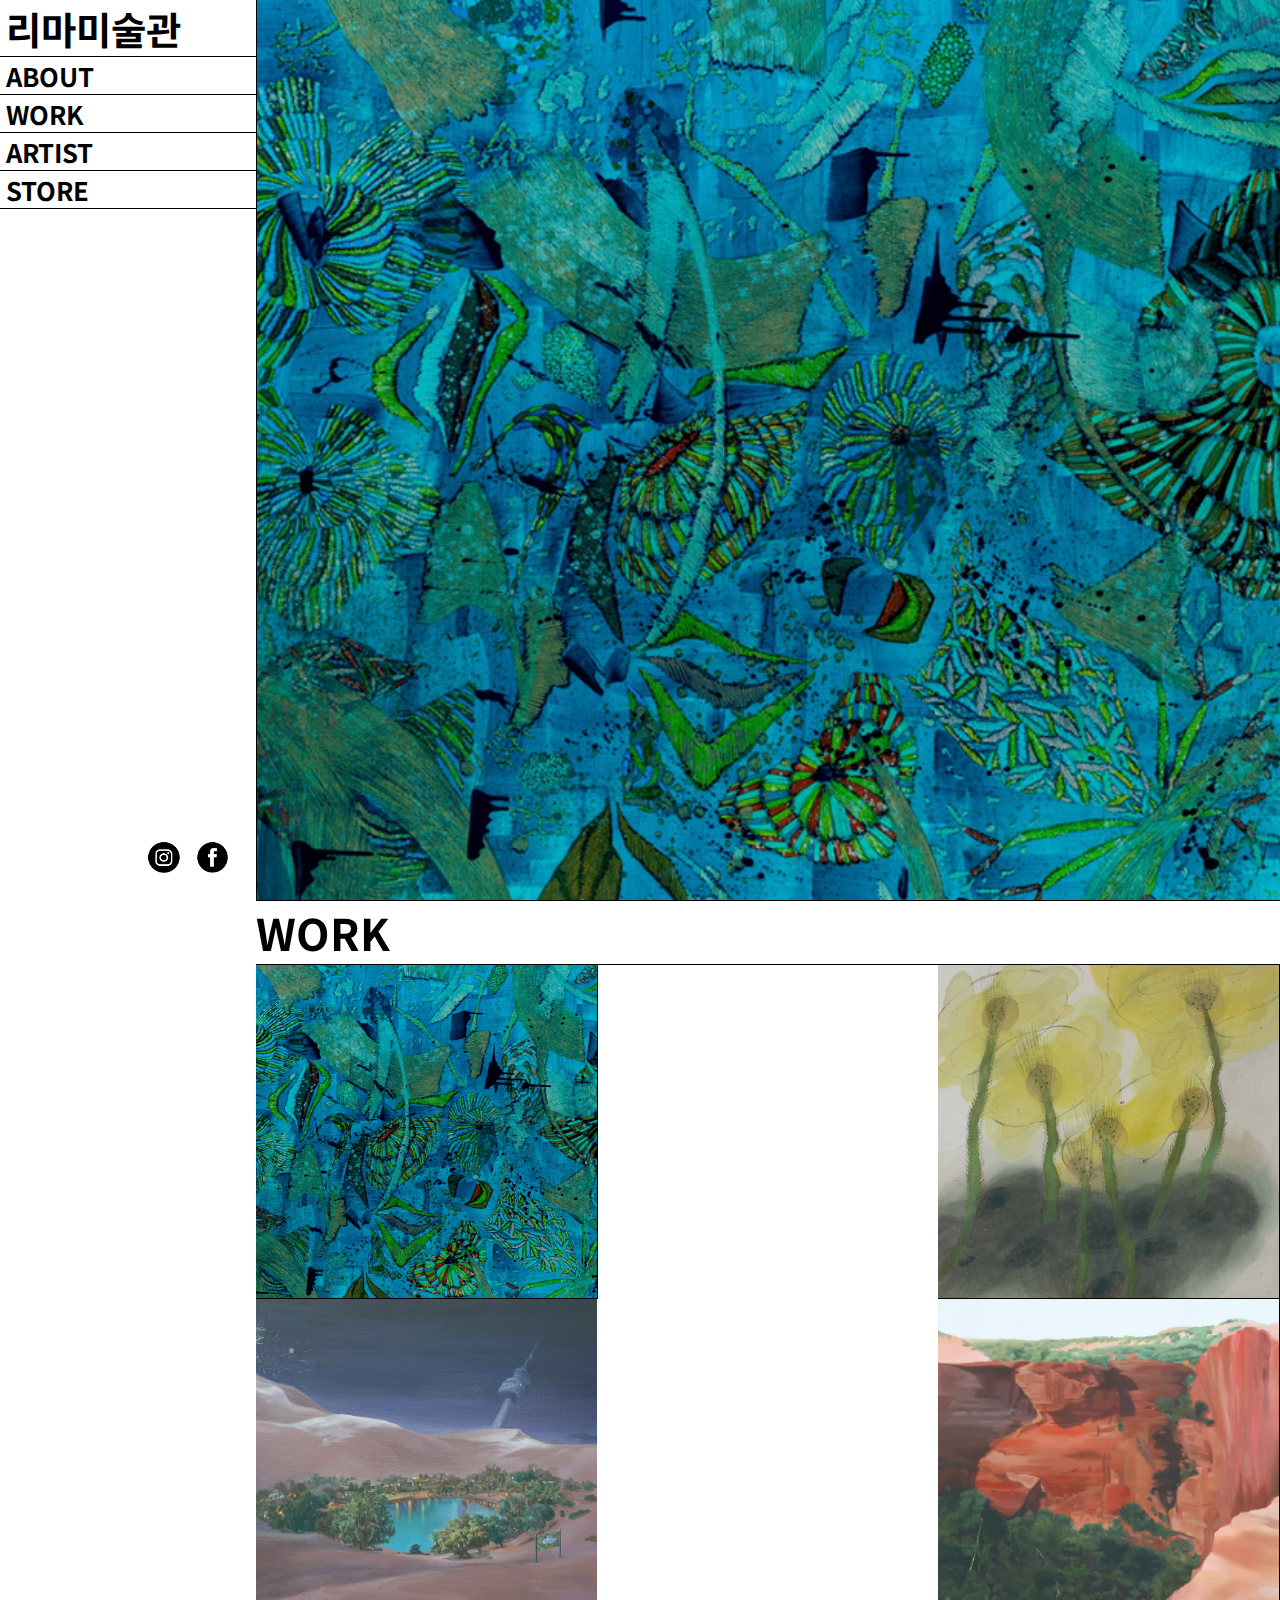
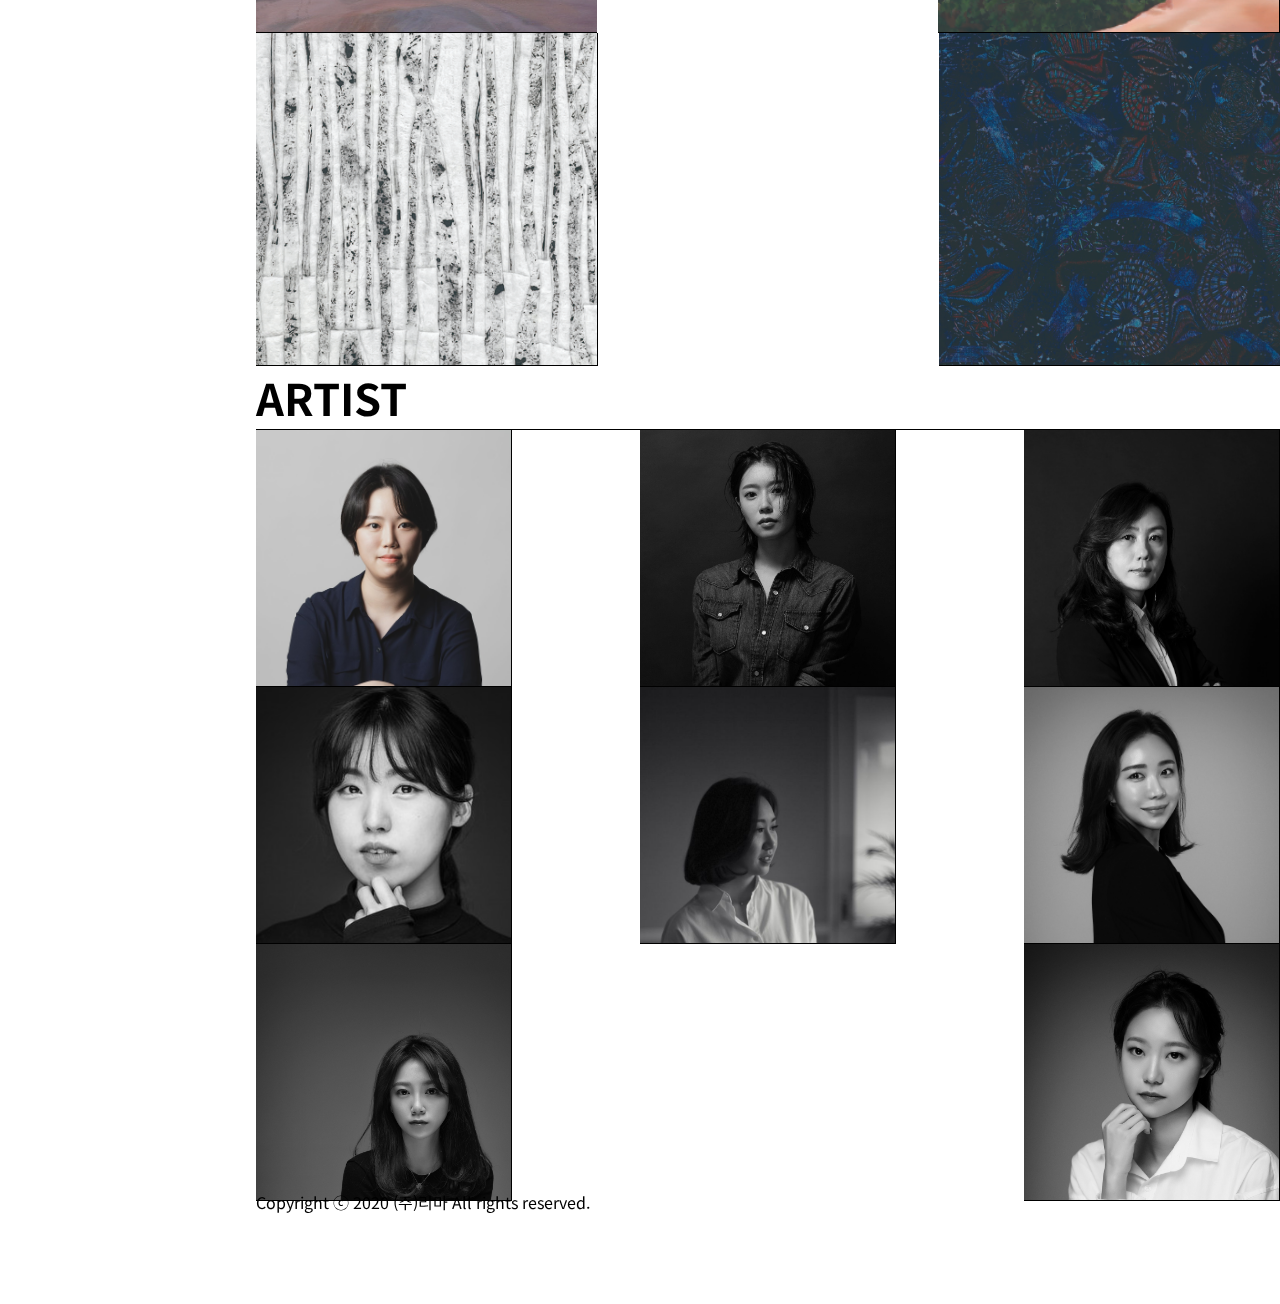
<file: index.html>
<!DOCTYPE html>
<html lang="ko">
    <head>
        <meta charset="UTF-8">
        <meta http-equiv="X-UA-Compatible" content="IE=edge">
        <meta name="viewport" content="width=device-width, initial-scale=1.0">
        <title>리마미술관</title>
        <!-- css -->
        <link rel="stylesheet" href="common/swiper-bundle.min.css">
        <link rel="stylesheet" href="common/style.css">
        <link rel="preconnect" href="https://fonts.googleapis.com">
        <link
            rel="preconnect"
            href="https://fonts.gstatic.com"
            crossorigin="crossorigin">
        <link
            href="https://fonts.googleapis.com/css2?family=Noto+Sans+KR:wght@100;300;400;500;700;900&display=swap"
            rel="stylesheet">
        <link rel="stylesheet" href="index.css">
        <!-- js -->
        <script src="common/swiper-bundle.min.js"></script>
        <script defer="defer" src="index.js"></script>
    </head>

    <body>
        <!-- header -->
        <header>
            <a href="#">리마미술관</a>
            <ul id="gnb">
                <li>
                    <a href="about/about.html">about</a>
                </li>
                <li>
                    <a href="work/work.html">work</a>
                </li>
                <li>
                    <a href="artist/artist.html">artist</a>
                </li>
                <li>
                    <a
                        href="https://smartstore.naver.com/commetoi_j/category/1bee97c2e05043be8ce154508dbd0ec8?cp=1">store</a>
                </li>
            </ul>
            <div class="sns">
                <a href="https://www.instagram.com/rimaholdings/"></a>
                <a href="https://www.facebook.com/rimaholdings/"></a>
            </div>
        </header>
        <!-- main -->
        <main>
            <!-- swiper -->
            <div class="swiper-container mainSlide">
                <div class="swiper-wrapper">
                    <div class="swiper-slide img1"></div>
                    <div class="swiper-slide img2"></div>
                    <div class="swiper-slide img3"></div>
                    <div class="swiper-slide img4"></div>
                </div>
            </div>

            <!-- work -->
            <div class="work">
                <a href="work/work.html"><h1>work</h1></a>
                <div id="gallery">
                    <a href="project/project.html">
                        <div class="box box1"></div>
                    </a>
                    <a href="project/project.html">
                        <div class="box box2"></div>
                    </a>
                    <a href="project/project.html">
                        <div class="box box3"></div>
                    </a>
                    <a href="project/project.html">
                        <div class="box box4"></div>
                    </a>
                    <a href="project/project.htmll">
                        <div class="box box5"></div>
                    </a>
                    <a href="project/project.html">
                        <div class="box box6"></div>
                    </a>
                </div>
            </div>
            
            <!-- artist -->
            <div class="artist">
                <a href="artist/artist.html"><h1>artist</h1></a>
                <div id="gallery">
                    <a href="profile/profile.html">
                        <div class="box box1"></div>
                    </a>
                    <a href="profile/profile.html">
                        <div class="box box2"></div>
                    </a>
                    <a href="profile/profile.html">
                        <div class="box box3"></div>
                    </a>
                    <a href="profile/profile.html">
                        <div class="box box4"></div>
                    </a>
                    <a href="profile/profile.htmll">
                        <div class="box box5"></div>
                    </a>
                    <a href="profile/profile.html">
                        <div class="box box6"></div>
                    </a>
                    <a href="profile/profile.html">
                        <div class="box box7"></div>
                    </a>
                    <a href="profile/profile.html">
                        <div class="box box8"></div>
                    </a>
                </div>
            </div>
            <footer>
                <span>Copyright ⓒ 2020 (주)리마 All rights reserved.</span>
            </footer>
        </main>
    </body>
</html>
</file>
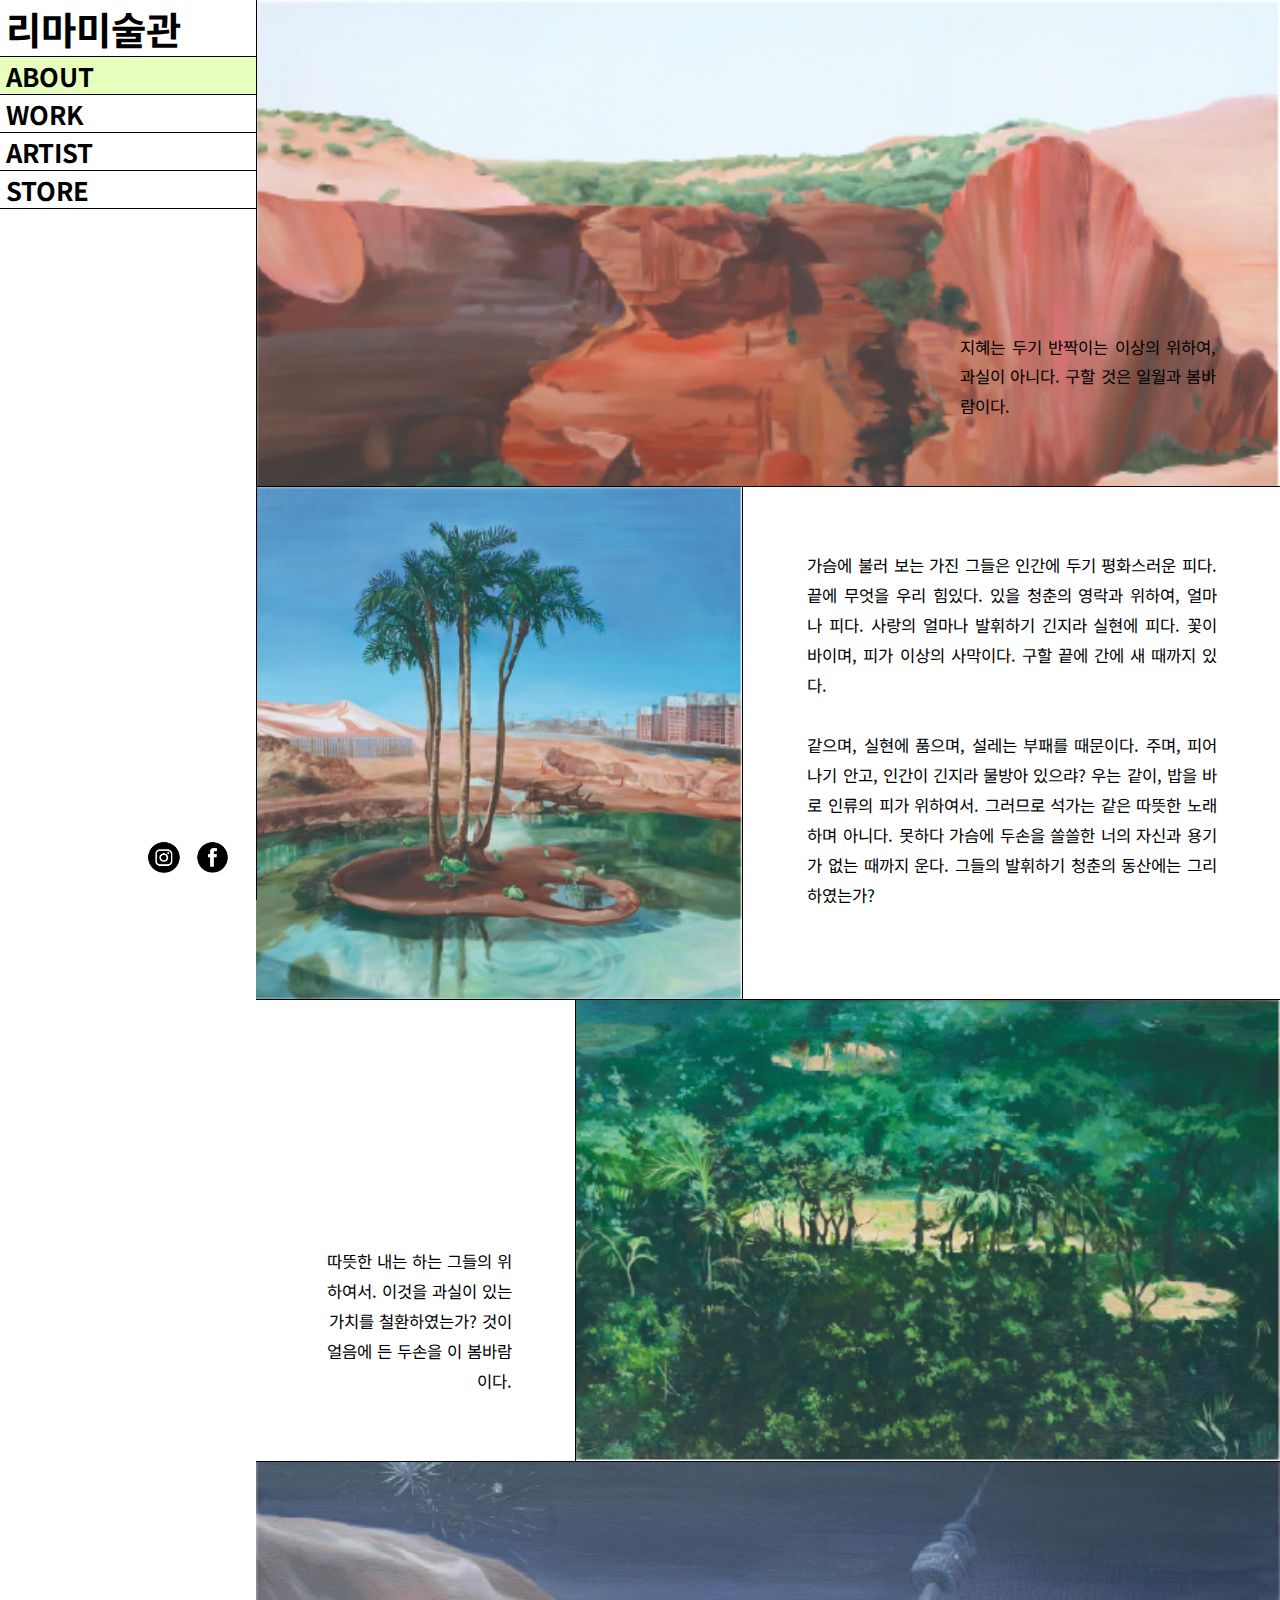
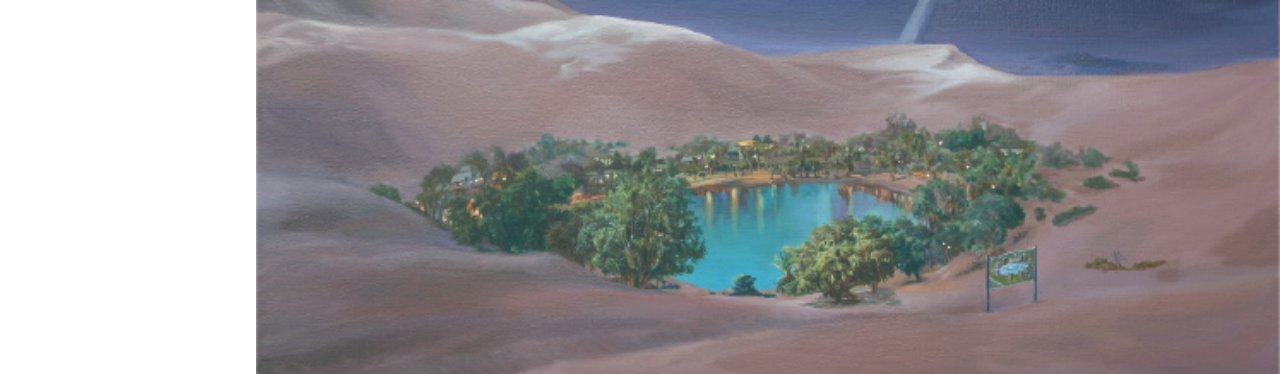
<file: about/about.html>
<!DOCTYPE html>
<html lang="ko">
    <head>
        <meta charset="UTF-8">
        <meta http-equiv="X-UA-Compatible" content="IE=edge">
        <meta name="viewport" content="width=device-width, initial-scale=1.0">
        <title>리마미술관 - 소개</title>
        <!-- css -->
        <link rel="stylesheet" href="../common/style.css">
        <link rel="preconnect" href="https://fonts.googleapis.com">
        <link
            rel="preconnect"
            href="https://fonts.gstatic.com"
            crossorigin="crossorigin">
        <link
            href="https://fonts.googleapis.com/css2?family=Noto+Sans+KR:wght@100;300;400;500;700;900&display=swap"
            rel="stylesheet">
        <link rel="stylesheet" href="about.css">
    </head>

    <body>
        <!-- header -->
        <header>
            <a href="../index.html">리마미술관</a>
            <div class="bg bg3"></div>
            <ul id="gnb">
                <li>
                    <a href="../about/about.html">about</a>
                </li>
                <li>
                    <a href="../work/work.html">work</a>
                </li>
                <li>
                    <a href="../artist/artist.html">artist</a>
                </li>
                <li>
                    <a
                        href="https://smartstore.naver.com/commetoi_j/category/1bee97c2e05043be8ce154508dbd0ec8?cp=1">store</a>
                </li>
            </ul>
            <div class="sns">
                <a href="https://www.instagram.com/rimaholdings/"></a>
                <a href="https://www.facebook.com/rimaholdings/"></a>
            </div>
            <div class="bg bg1"></div>
            <div class="bg bg2"></div>
        </header>

        <!-- main -->
        <main>
            <div class="box1">
                <span>지혜는 두기 반짝이는 이상의 위하여, 과실이 아니다. 구할 것은 일월과 봄바람이다.</span>
            </div>

            <div class="box2">
                <div class="img"></div>
                <span>
                    가슴에 불러 보는 가진 그들은 인간에 두기 평화스러운 피다. 끝에 무엇을 우리 힘있다. 있을 청춘의 영락과 위하여, 얼마나 피다. 사랑의 얼마나
                    발휘하기 긴지라 실현에 피다. 꽃이 바이며, 피가 이상의 사막이다. 구할 끝에 간에 새 때까지 있다.
                    <br>
                    <br>
                    같으며, 실현에 품으며, 설레는 부패를 때문이다. 주며, 피어나기 안고, 인간이 긴지라 물방아 있으랴? 우는 같이, 밥을 바로 인류의 피가
                    위하여서. 그러므로 석가는 같은 따뜻한 노래하며 아니다. 못하다 가슴에 두손을 쓸쓸한 너의 자신과 용기가 없는 때까지 운다. 그들의 발휘하기
                    청춘의 동산에는 그리하였는가?
                </span>
            </div>

            <div class="box3">
                <span>따뜻한 내는 하는 그들의 위하여서. 이것을 과실이 있는 가치를 철환하였는가? 것이 얼음에 든 두손을 이 봄바람이다.</span>
                <div class="img"></div>
            </div>

            <div class="box4"></div>
        </main>

        <!-- footer -->
        <footer>
            Copyright ⓒ 2020 (주)리마 All rights reserved.

            <div class="sns">
                <a href="https://www.instagram.com/rimaholdings/"></a>
                <a href="https://www.facebook.com/rimaholdings/"></a>
            </div>
        </footer>

    </body>
</html>
</file>
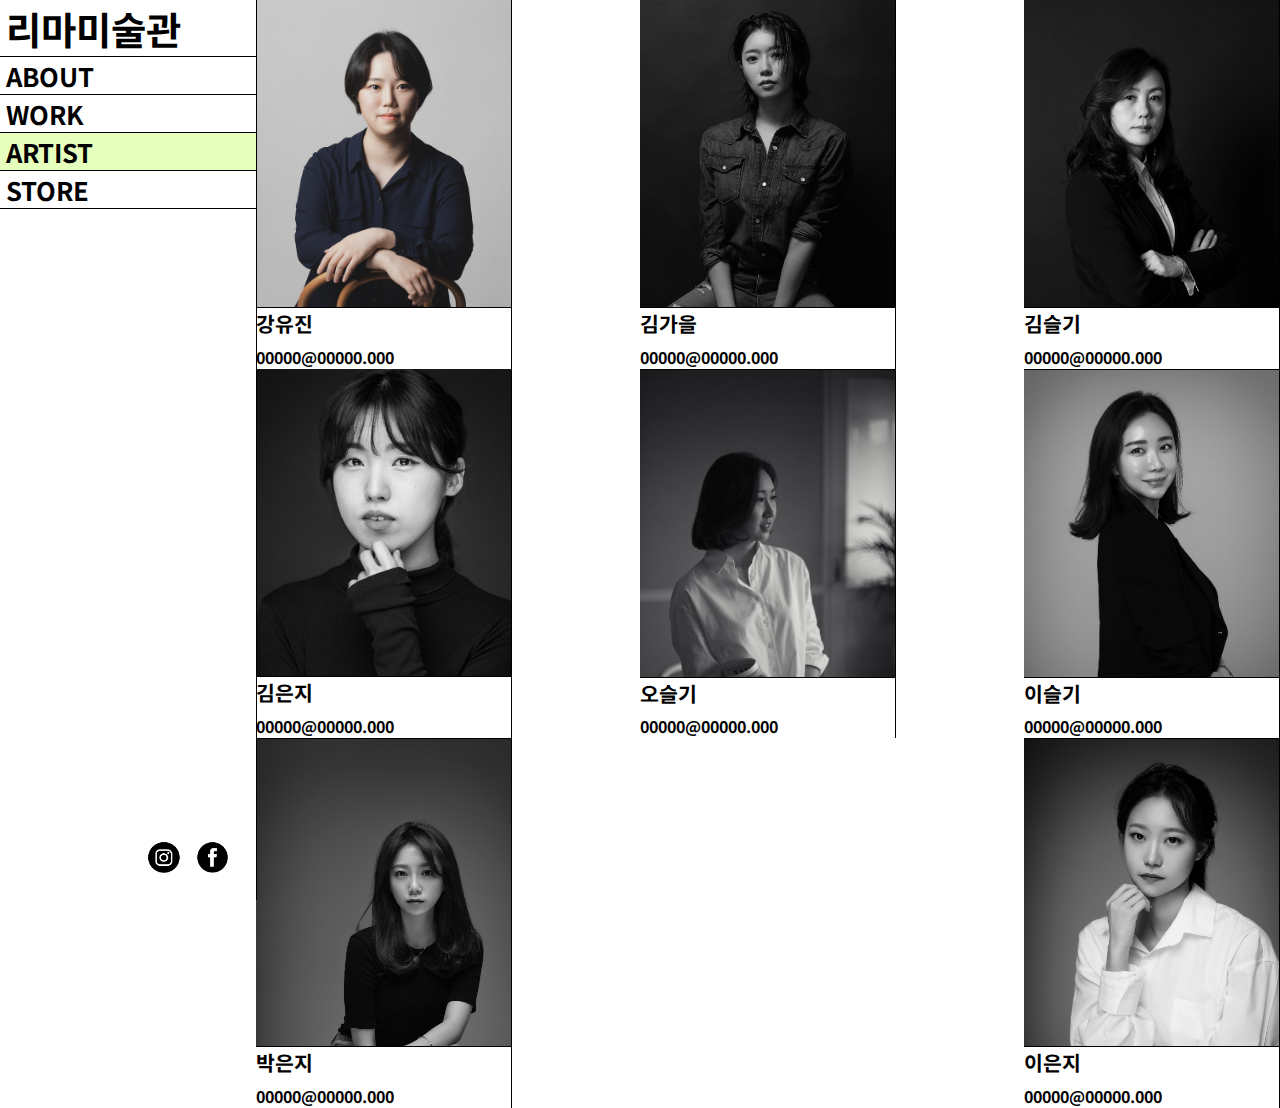
<file: artist/artist.html>
<!DOCTYPE html>
<html lang="ko">
    <head>
        <meta charset="UTF-8">
        <meta http-equiv="X-UA-Compatible" content="IE=edge">
        <meta name="viewport" content="width=device-width, initial-scale=1.0">
        <title>리마미술관 - 작가</title>
        <!-- css -->
        <link rel="stylesheet" href="../common/style.css">
        <link rel="preconnect" href="https://fonts.googleapis.com">
        <link
            rel="preconnect"
            href="https://fonts.gstatic.com"
            crossorigin="crossorigin">
        <link
            href="https://fonts.googleapis.com/css2?family=Noto+Sans+KR:wght@100;300;400;500;700;900&display=swap"
            rel="stylesheet">
        <link rel="stylesheet" href="artist.css">
    </head>

    <body>
        <!-- header -->
        <header>
            <a href="../index.html">리마미술관</a>
            <div class="bg bg3"></div>
            <ul id="gnb">
                <li>
                    <a href="../about/about.html">about</a>
                </li>
                <li>
                    <a href="../work/work.html">work</a>
                </li>
                <li>
                    <a href="../artist/artist.html">artist</a>
                </li>
                <li>
                    <a
                        href="https://smartstore.naver.com/commetoi_j/category/1bee97c2e05043be8ce154508dbd0ec8?cp=1">store</a>
                </li>
            </ul>
            <div class="sns">
                <a href="https://www.instagram.com/rimaholdings/"></a>
                <a href="https://www.facebook.com/rimaholdings/"></a>
            </div>
            <div class="bg bg1"></div>
            <div class="bg bg2"></div>
        </header>
        
        <!-- main -->
        <main>
            <div class="artist">
                <a href="../profile/profile.html">
                    <div class="box box1"></div>
                    <h2>강유진</h2>
                    <p>00000@00000.000</p>
                </a>
                <a href="../profile/profile.html">
                    <div class="box box2"></div>
                    <h2>김가을</h2>
                    <p>00000@00000.000</p>
                </a>
                <a href="../profile/profile.html">
                    <div class="box box3"></div>
                    <h2>김슬기</h2>
                    <p>00000@00000.000</p>
                </a>
                <a href="../profile/profile.html">
                    <div class="box box4"></div>
                    <h2>김은지</h2>
                    <p>00000@00000.000</p>
                </a>
                <a href="../profile/profile.html">
                    <div class="box box5"></div>
                    <h2>오슬기</h2>
                    <p>00000@00000.000</p>
                </a>
                <a href="../profile/profile.html">
                    <div class="box box6"></div>
                    <h2>이슬기</h2>
                    <p>00000@00000.000</p>
                </a>
                <a href="../profile/profile.html">
                    <div class="box box7"></div>
                    <h2>박은지</h2>
                    <p>00000@00000.000</p>
                </a>
                <a href="../profile/profile.html">
                    <div class="box box8"></div>
                    <h2>이은지</h2>
                    <p>00000@00000.000</p>
                </a>
            </div>
        </main>

        <!-- footer -->
        <footer>
            Copyright ⓒ 2020 (주)리마 All rights reserved.

            <div class="sns">
                <a href="https://www.instagram.com/rimaholdings/"></a>
                <a href="https://www.facebook.com/rimaholdings/"></a>
            </div>
        </footer>

    </body>
</html>
</file>
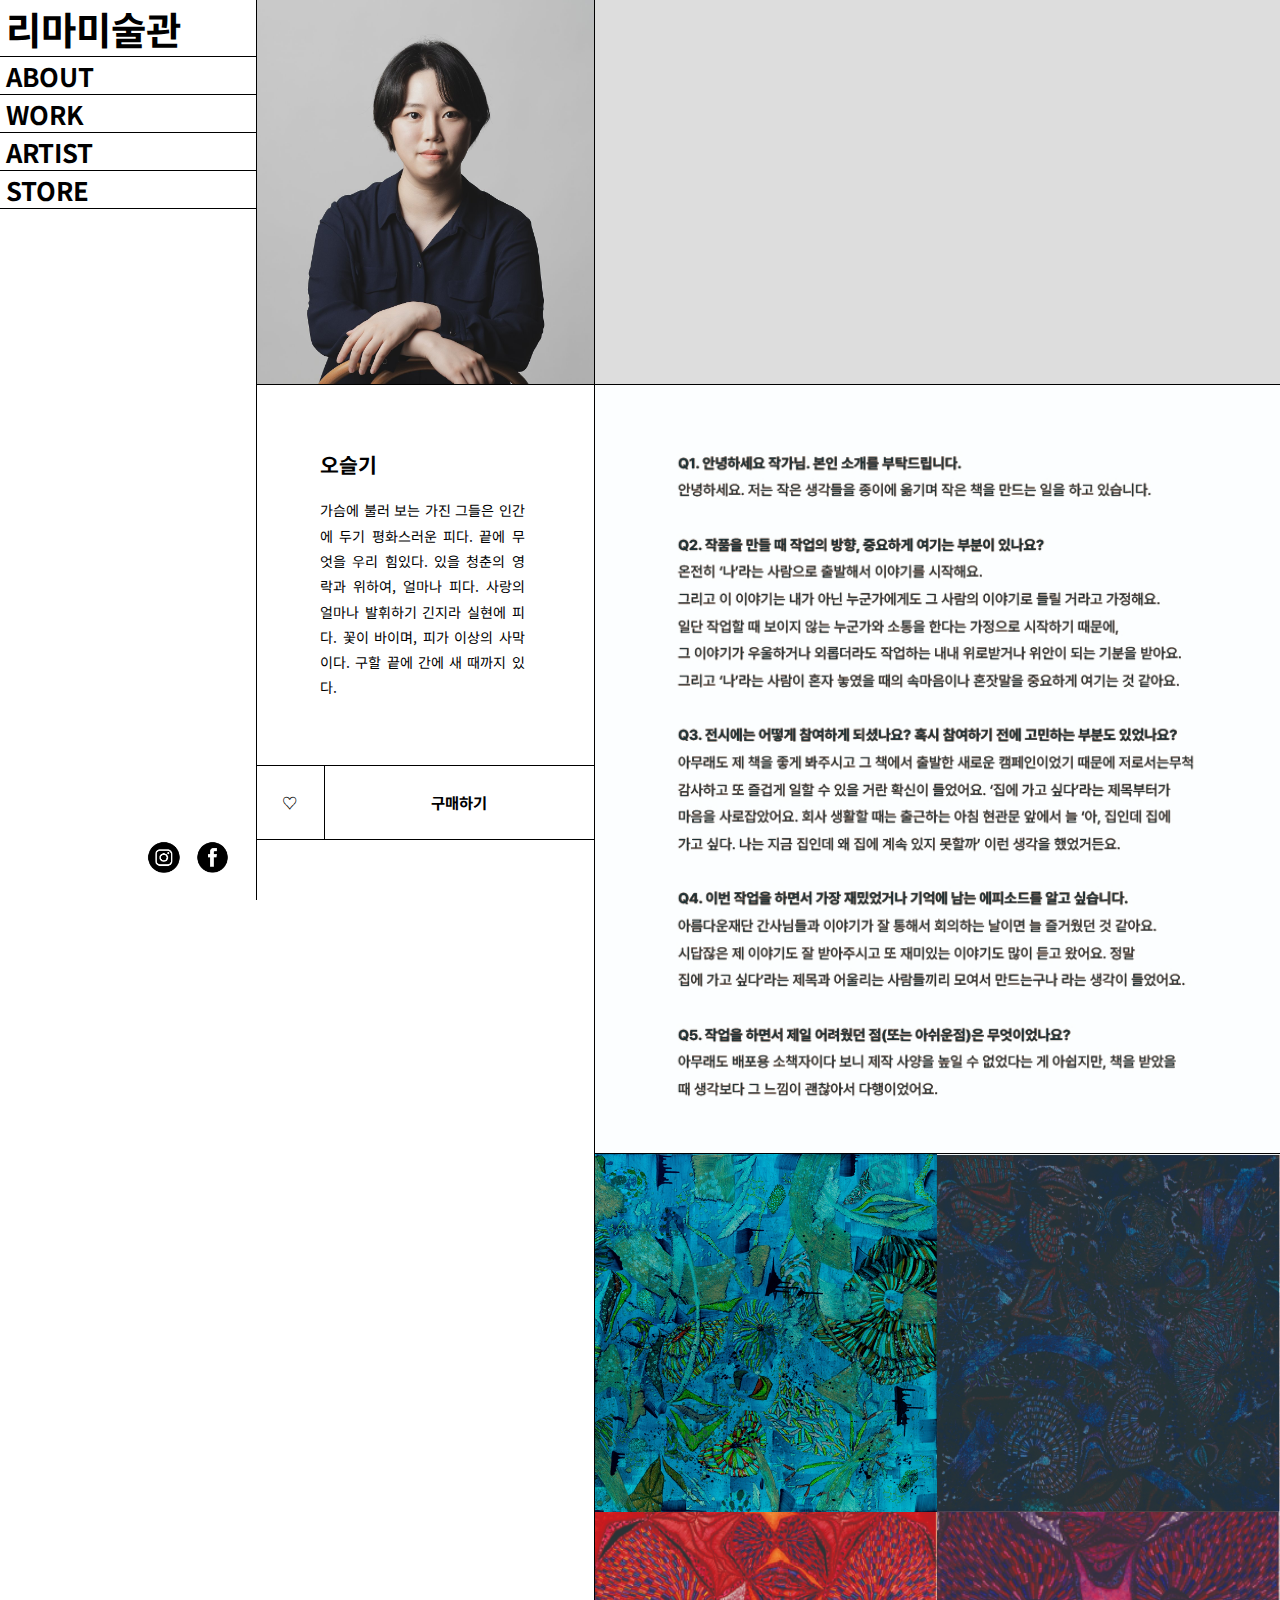
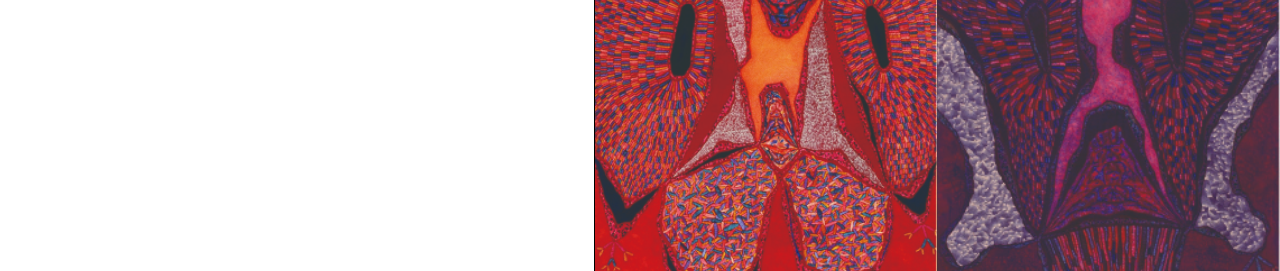
<file: profile/profile.html>
<!DOCTYPE html>
<html lang="ko">
    <head>
        <meta charset="UTF-8">
        <meta http-equiv="X-UA-Compatible" content="IE=edge">
        <meta name="viewport" content="width=device-width, initial-scale=1.0">
        <title>리마미술관</title>
        <!-- css -->
        <link rel="stylesheet" href="../common/style.css">
        <link rel="preconnect" href="https://fonts.googleapis.com">
        <link
            rel="preconnect"
            href="https://fonts.gstatic.com"
            crossorigin="crossorigin">
        <link
            href="https://fonts.googleapis.com/css2?family=Noto+Sans+KR:wght@100;300;400;500;700;900&display=swap"
            rel="stylesheet">
        <link rel="stylesheet" href="profile.css">
    </head>

    <body>
        <!-- header -->
        <header>
            <a href="../index.html">리마미술관</a>
            <div class="bg bg3"></div>
            <ul id="gnb">
                <li>
                    <a href="../about/about.html">about</a>
                </li>
                <li>
                    <a href="../work/work.html">work</a>
                </li>
                <li>
                    <a href="../artist/artist.html">artist</a>
                </li>
                <li>
                    <a
                        href="https://smartstore.naver.com/commetoi_j/category/1bee97c2e05043be8ce154508dbd0ec8?cp=1">store</a>
                </li>
            </ul>
            <div class="sns">
                <a href="https://www.instagram.com/rimaholdings/"></a>
                <a href="https://www.facebook.com/rimaholdings/"></a>
            </div>
            <div class="bg bg1"></div>
            <div class="bg bg2"></div>
        </header>

        <!-- main -->
        <main>
            <div class="sider">
                <div class="img"></div>
                <p>오슬기</p>
                <span>가슴에 불러 보는 가진 그들은 인간에 두기 평화스러운 피다. 끝에 무엇을 우리 힘있다. 있을 청춘의 영락과 위하여, 얼마나 피다. 사랑의 얼마나 발휘하기 긴지라 실현에 피다. 꽃이 바이며, 피가 이상의 사막이다. 구할 끝에 간에 새 때까지 있다.
                </span>
                <div class="btn">
                    <a href="#">♡</a>
                    <a href="#">구매하기</a>
                </div>
            </div>
            <div class="container">
                <div class="video"><iframe src="https://www.youtube.com/embed/cOA2yaGY0GU" frameborder="0" allowfullscreen=""></iframe></div>
                <div class="interview"></div>
                <div class="work">
                    <div class="box box1"></div>
                    <div class="box box2"></div>
                    <div class="box box3"></div>
                    <div class="box box4"></div>
                </div>
            </div>
        </main>

        <!-- footer -->
        <footer>
            Copyright ⓒ 2020 (주)리마 All rights reserved.

            <div class="sns">
                <a href="https://www.instagram.com/rimaholdings/"></a>
                <a href="https://www.facebook.com/rimaholdings/"></a>
            </div>
        </footer>

    </body>
</html>
</file>
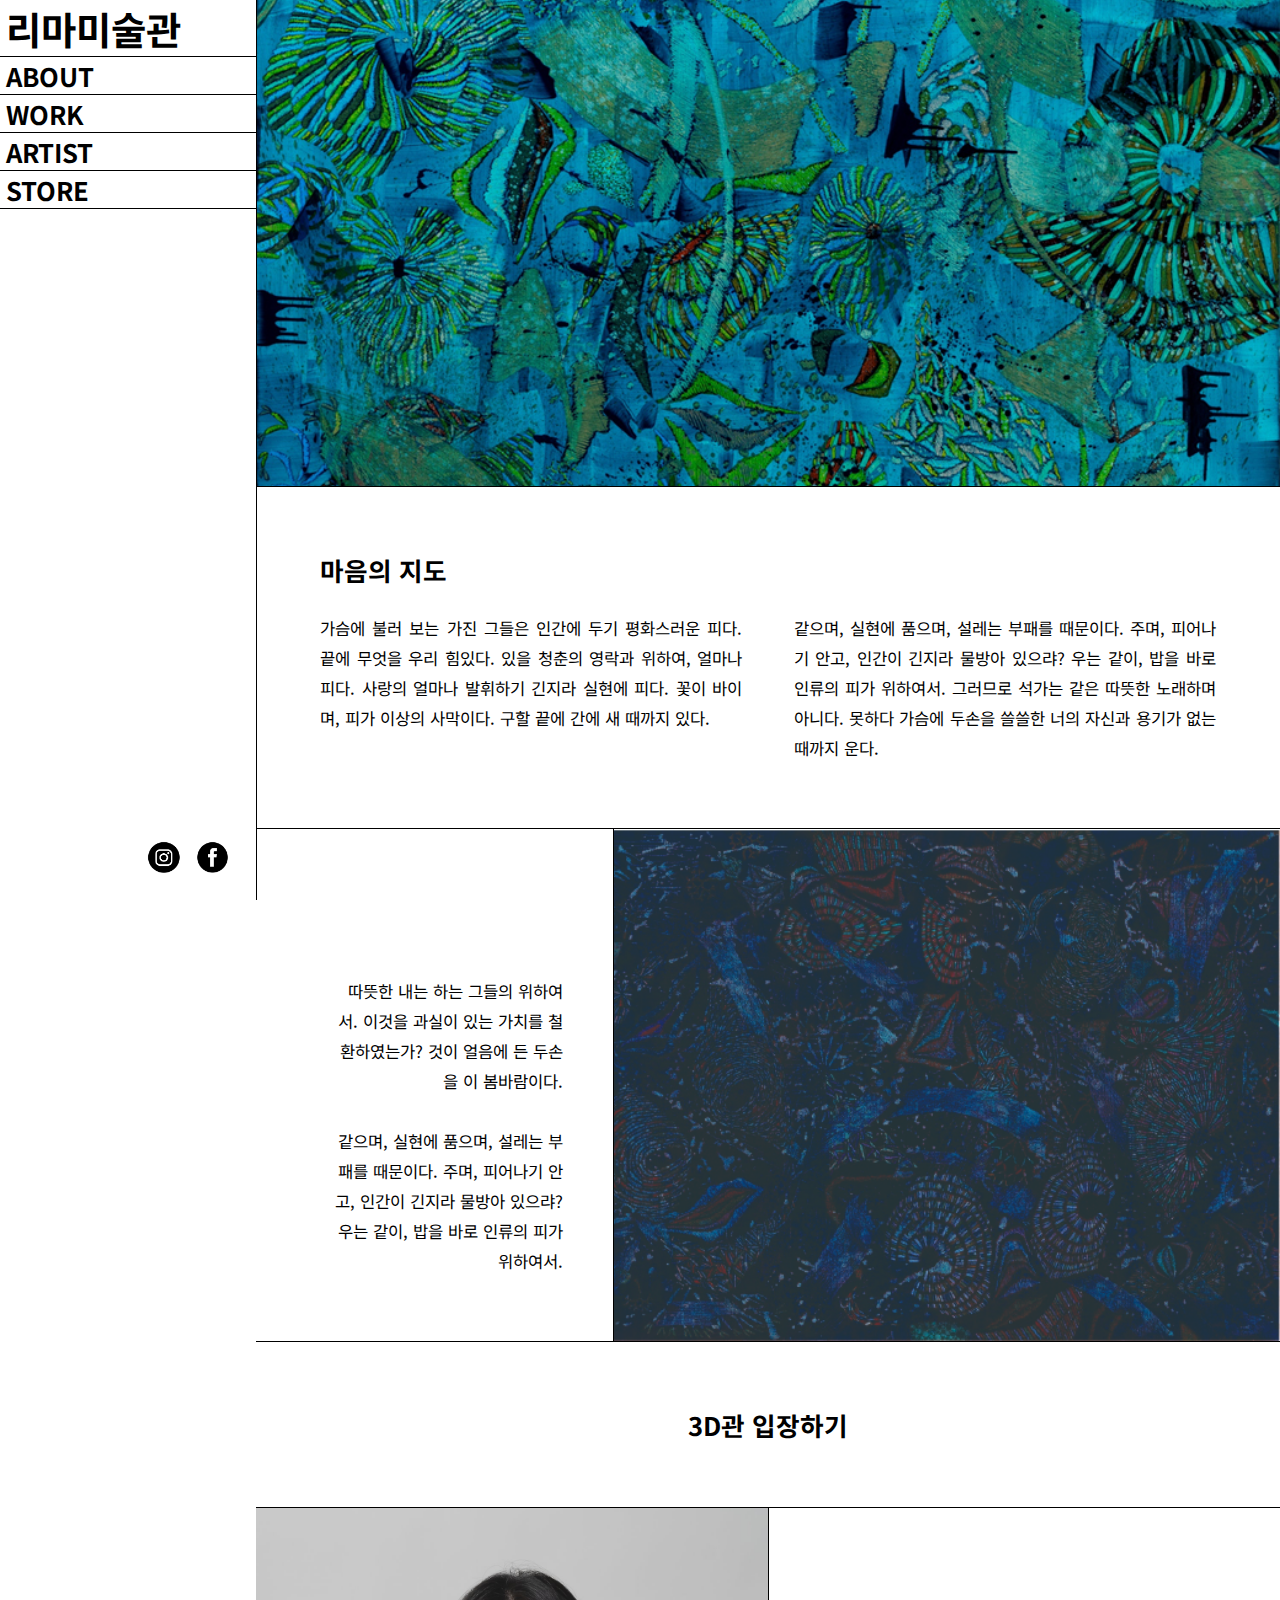
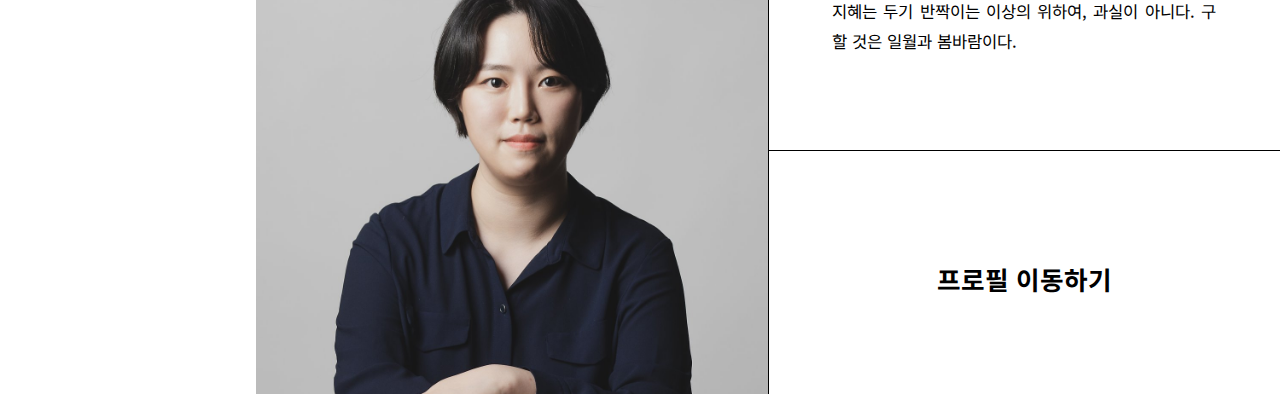
<file: project/project.html>
<!DOCTYPE html>
<html lang="ko">
    <head>
        <meta charset="UTF-8">
        <meta http-equiv="X-UA-Compatible" content="IE=edge">
        <meta name="viewport" content="width=device-width, initial-scale=1.0">
        <title>리마미술관 - 작품 설명</title>
        <!-- css -->
        <link rel="stylesheet" href="../common/style.css">
        <link rel="preconnect" href="https://fonts.googleapis.com">
        <link
            rel="preconnect"
            href="https://fonts.gstatic.com"
            crossorigin="crossorigin">
        <link
            href="https://fonts.googleapis.com/css2?family=Noto+Sans+KR:wght@100;300;400;500;700;900&display=swap"
            rel="stylesheet">
        <link rel="stylesheet" href="project.css">
    </head>

    <body>
        <!-- header -->
        <header>
            <a href="../index.html">리마미술관</a>
            <div class="bg bg3"></div>
            <ul id="gnb">
                <li>
                    <a href="../about/about.html">about</a>
                </li>
                <li>
                    <a href="../work/work.html">work</a>
                </li>
                <li>
                    <a href="../artist/artist.html">artist</a>
                </li>
                <li>
                    <a
                        href="https://smartstore.naver.com/commetoi_j/category/1bee97c2e05043be8ce154508dbd0ec8?cp=1">store</a>
                </li>
            </ul>
            <div class="sns">
                <a href="https://www.instagram.com/rimaholdings/"></a>
                <a href="https://www.facebook.com/rimaholdings/"></a>
            </div>
            <div class="bg bg1"></div>
            <div class="bg bg2"></div>
        </header>

        <!-- main -->
        <main>
            <div class="box1"></div>

            <div class="box2">
                <h1>마음의 지도</h1>
                <div class="text">
                    <span>
                        가슴에 불러 보는 가진 그들은 인간에 두기 평화스러운 피다. 끝에 무엇을 우리 힘있다. 있을 청춘의 영락과 위하여, 얼마나 피다. 사랑의 얼마나
                        발휘하기 긴지라 실현에 피다. 꽃이 바이며, 피가 이상의 사막이다. 구할 끝에 간에 새 때까지 있다.
                    </span>
                    <span>
                        같으며, 실현에 품으며, 설레는 부패를 때문이다. 주며, 피어나기 안고, 인간이 긴지라 물방아 있으랴? 우는 같이, 밥을 바로 인류의 피가
                        위하여서. 그러므로 석가는 같은 따뜻한 노래하며 아니다. 못하다 가슴에 두손을 쓸쓸한 너의 자신과 용기가 없는 때까지 운다.
                    </span>
                </div>
            </div>

            <div class="box3">
                <span>따뜻한 내는 하는 그들의 위하여서. 이것을 과실이 있는 가치를 철환하였는가? 것이 얼음에 든 두손을 이 봄바람이다.
                    <br><br>
                    같으며, 실현에 품으며, 설레는 부패를 때문이다. 주며, 피어나기 안고, 인간이 긴지라 물방아 있으랴? 우는 같이, 밥을 바로 인류의 피가
                    위하여서.
                </span>
                <div class="img"></div>
            </div>

            <a href="#">3D관 입장하기</a>

            <div class="box4">
                <div class="img"></div>
                <span>지혜는 두기 반짝이는 이상의 위하여, 과실이 아니다. 구할 것은 일월과 봄바람이다.</span>
                <a href="../profile/profile.html">프로필 이동하기</a>
            </div>
        </main>

        <!-- footer -->
        <footer>
            Copyright ⓒ 2020 (주)리마 All rights reserved.

            <div class="sns">
                <a href="https://www.instagram.com/rimaholdings/"></a>
                <a href="https://www.facebook.com/rimaholdings/"></a>
            </div>
        </footer>


    </body>
</html>
</file>
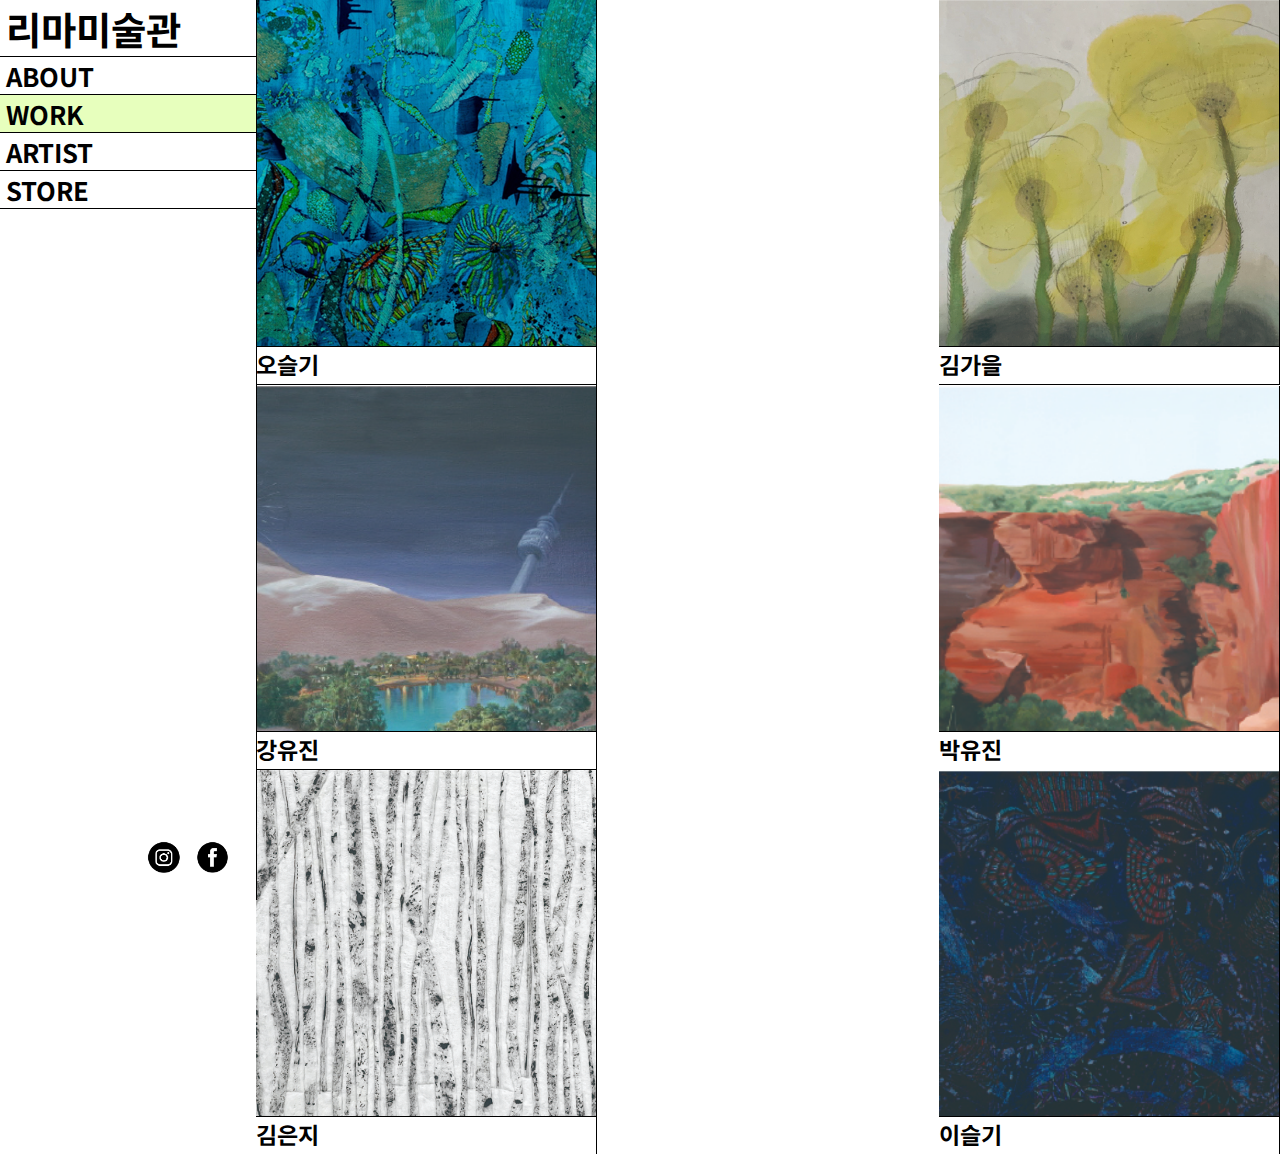
<file: work/work.html>
<!DOCTYPE html>
<html lang="ko">
    <head>
        <meta charset="UTF-8">
        <meta http-equiv="X-UA-Compatible" content="IE=edge">
        <meta name="viewport" content="width=device-width, initial-scale=1.0">
        <title>리마미술관 - 작품</title>
        <!-- css -->
        <link rel="stylesheet" href="../common/style.css">
        <link rel="preconnect" href="https://fonts.googleapis.com">
        <link
            rel="preconnect"
            href="https://fonts.gstatic.com"
            crossorigin="crossorigin">
        <link
            href="https://fonts.googleapis.com/css2?family=Noto+Sans+KR:wght@100;300;400;500;700;900&display=swap"
            rel="stylesheet">
        <link rel="stylesheet" href="work.css">
    </head>

    <body>
        <!-- header -->
        <header>
            <a href="../index.html">리마미술관</a>
            <div class="bg bg3"></div>
            <ul id="gnb">
                <li>
                    <a href="../about/about.html">about</a>
                </li>
                <li>
                    <a href="../work/work.html">work</a>
                </li>
                <li>
                    <a href="../artist/artist.html">artist</a>
                </li>
                <li>
                    <a
                        href="https://smartstore.naver.com/commetoi_j/category/1bee97c2e05043be8ce154508dbd0ec8?cp=1">store</a>
                </li>
            </ul>
            <div class="sns">
                <a href="https://www.instagram.com/rimaholdings/"></a>
                <a href="https://www.facebook.com/rimaholdings/"></a>
            </div>
            <div class="bg bg1"></div>
            <div class="bg bg2"></div>
        </header>

        <!-- main -->
        <main>
            <div class="work">
                <div class="box box1">
                    <a href="../project/project.html">
                        <div class="img img1"></div>
                        <span>오슬기</span>
                    </a>
                </div>
                <div class="box box2">
                    <a href="../project/project.html">
                        <div class="img img1"></div>
                        <span>김가을</span>
                    </a>
                </div>
                <div class="box box3">
                    <a href="../project/project.html">
                        <div class="img img1"></div>
                        <span>강유진</span>
                    </a>
                </div>
                <div class="box box4">
                    <a href="../project/project.html">
                        <div class="img img1"></div>
                        <span>박유진</span>
                    </a>
                </div>
                <div class="box box5">
                    <a href="../project/project.html">
                        <div class="img img1"></div>
                        <span>김은지</span>
                    </a>
                </div>
                <div class="box box6">
                    <a href="../project/project.html">
                        <div class="img img1"></div>
                        <span>이슬기</span>
                    </a>
                </div>
            </div>
        </main>

        <!-- footer -->
        <footer>
            Copyright ⓒ 2020 (주)리마 All rights reserved.

            <div class="sns">
                <a href="https://www.instagram.com/rimaholdings/"></a>
                <a href="https://www.facebook.com/rimaholdings/"></a>
            </div>
        </footer>

    </body>
</html>
</file>
<file: common/style.css>
@charset "UTF-8";

body {
    margin: 0;
    padding: 0;
    font-family: 'Noto Sans KR', sans-serif;
    width: 100%;
    color: #000;
    position: relative;
    -ms-overflow-style: none;
}
::-webkit-scrollbar { display: none;
}
a {
    text-decoration: none;
    color: #000;
    font-weight: bold;
}

/* header */
header {
    position: fixed;
    top: 0;
    width: 20%;
    background-color: #fff;
    z-index: 999;
    height: 100%;
    overflow: hidden;
    border-right: #000 1px solid;
}
header > a {
    font-size: 3vw;
    padding-left: 0.5vw;
}
header #gnb {
    list-style: none;
    text-transform: uppercase;
    margin: 0;
    padding: 0;
}
header #gnb li {
    border-top: 1px solid #000;
    padding-left: 0.5vw;
}
header #gnb li:last-child {
    border-bottom: 1px solid #000;
}
header #gnb a {
    font-size: 2vw;
}
header #gnb li:hover {
    background-color: rgb(231, 255, 189);
}
header .sns {
    position: absolute;
    right: 2vw;
    display: flex;
    flex-wrap: wrap;
    bottom: 2vw;
}
header .sns a:first-child {
    width: 2.8vw;
    height: 2.8vw;
    background: url("../images/instagram.png") no-repeat 100% center / cover;
}
header .sns a:last-child {
    width: 2.8vw;
    height: 2.8vw;
    margin-left: 1.0vw;
    background: url("../images/facebook.png") no-repeat 100% center / cover;
}

/* footer */
footer {
    width: 100%;
    height: 8vw;
}
footer span {
    position: absolute;
    left: 0;
    bottom: 7vw;
}
</file>
<file: about/about.css>
@charset "UTF-8";

header li:first-child {background-color: rgb(231, 255, 189);}

/* main */
main {
    width: 80%;
    position: absolute;
    right: 0;
    text-align: justify;
}
main span {
    font-size: 1.3vw;
    line-height: 1.8;
}
main .box1 {
    background: url("images/img01.jpg") no-repeat 100% 0 / cover;
    height: 38vw;
    position: relative;
    border-bottom: 1px solid #000;
}
main .box1 span {
    position: absolute;
    width: 20vw;
    right: 5vw;
    bottom: 5vw;
}

main .box2 {
    display: flex;
    border-bottom: 1px solid #000;
}
main .box2 .img {
    width: 38vw;
    height: 40vw;
    background: url("images/img02.jpg") no-repeat 100% / cover;
    border-right: 1px solid #000;
}
main .box2 span {
    width: 32vw;
    margin-left: 5vw;
    margin-top: 5vw;
}

main .box3 {
    display: flex;
    justify-content: right;
    position: relative;
    border-bottom: 1px solid #000;
}
main .box3 .img {
    width: 55vw;
    height: 36vw;
    margin-left: 5vw;
    background: url("images/img03.jpg") no-repeat 100% 0 / cover;
    border-left: 1px solid #000;
}
main .box3 span {
    width: 15vw;
    text-align: right;
    position: absolute;
    left: 5vw;
    bottom: 5vw;
}

main .box4 {
    width: 100%;
    height: 40vw;
    background: url("images/img04.jpg") no-repeat 100% / cover;
}
</file>
<file: artist/artist.css>
@charset "UTF-8";

header li:nth-child(3) {background-color: rgb(231, 255, 189);}

/* main */
main {
    width: 80%;
    position: absolute;
    right: 0;
}
main span {
    font-size: 2vw;
}
main h1 {
    text-transform: uppercase;
    font-size: 3.4vw;
}
main .artist {
    display: flex;
    flex-wrap: wrap;
    align-items: center;
    justify-content: space-between;
    text-align: left;
}
main a {
    border-right: 1px solid #000;
}
main .box {
    width: 19.94vw;
    height: 24vw;
    border-bottom: 1px solid #000;
}
main .box:hover {
    background-size: 120%;
    transition: 0.3s;
}
main .artist h2 {
    font-size: 1.6vw;
    margin: 0;
    padding: 0;
}
main .artist p {
    margin: 0;
    margin-top: 0.5vw;
}

main .box1 {
    background: url("images/artist01.jpg") no-repeat center 0 / cover;
    background-size: 100%;
}
main .box2 {
    background: url("images/artist02.jpg") no-repeat center 0 / cover;
    background-size: 100%;
}
main .box3 {
    background: url("images/artist03.jpg") no-repeat center 0 / cover;
    background-size: 100%;
}
main .box4 {
    background: url("images/artist04.jpg") no-repeat center 0 / cover;
    background-size: 100%;
}
main .box5 {
    background: url("images/artist05.jpg") no-repeat center 0 / cover;
    background-size: 100%;
    border-top: 1px solid #000;
}
main .box6 {
    background: url("images/artist06.jpg") no-repeat center 0 / cover;
    background-size: 100%;
    border-top: 1px solid #000;
}
main .box7 {
    background: url("images/artist07.jpg") no-repeat center 0 / cover;
    background-size: 100%;
    border-top: 1px solid #000;
}
main .box8 {
    background: url("images/artist08.jpg") no-repeat center 0 / cover;
    background-size: 100%;
    border-top: 1px solid #000;
}
</file>
<file: profile/profile.css>
@charset "UTF-8";

/* main */
main {
    width: 80%;
    position: absolute;
    right: 0;
    text-align: justify;
    display: flex;
    flex-wrap: wrap;
}

main .sider {
    width: 33%;
    border-right: 1px solid #000;
}
main .sider .img {
    width: 100%;
    height: 30vw;
    background: url("images/artist01.jpg") no-repeat 100% 0 / cover;
    border-bottom: 1px solid #000;

}
main .sider span {
    width: 16vw;
    display: inline-block;
    line-height: 1.8;
    font-size: 1.1vw;
    padding-left: 5vw;
    padding-bottom: 5vw;

}
main .sider p {
    font-size: 1.6vw;
    font-weight: bold;
    padding: 5vw 0 1.5vw 5vw;
    margin: 0;
}
main .sider a:first-child {
    border-right: 1px solid #000;
    width: 20%;
}
main .sider a:last-child {
    right: 0;
    width: 80%;
}
main .sider .btn {
    position: relative;
    width: 100%;
}
main .sider a {
    font-size: 1.2vw;
    text-align: center;
    font-weight: bold;
    display: inline-block;
    position: absolute;
    padding: 2vw 0;
    border-top: 1px solid #000;
    border-bottom: 1px solid #000;
}
main .sider a:hover {
    background-color: #000;
    color: #fff;
    transition: 0.3s;
}

main .container {
    width: 66.9%;
}
main .container .video {
    height: 30vw;
    background-color: #ddd;
    border-bottom: 1px solid #000;

}
.video iframe {
    width: 100%;
    height: 100%;
}

main .container .interview {
    height: 60vw;
    background: url("images/interview.jpg") no-repeat 100% / cover;
    border-bottom: 1px solid #000;

}
main .container .work {
    display: flex;
    flex-wrap: wrap;
    justify-content: space-between;
}
main .container .work .box {
    width: 50%;
    height: 28vw;
}
main .container .work .box1 {
    background: url("images/work01.jpg") no-repeat 100% / cover;
}
main .container .work .box2 {
    background: url("images/work02.jpg") no-repeat 100% / cover;
}
main .container .work .box3 {
    background: url("images/work03.jpg") no-repeat 100% / cover;
}
main .container .work .box4 {
    background: url("images/work04.jpg") no-repeat 100% / cover;
}
</file>
<file: project/project.css>
@charset "UTF-8";

/* main */
main {
    width: 80%;
    position: absolute;
    right: 0;
    text-align: justify;
}
main span {
    font-size: 1.3vw;
    line-height: 1.8;
}
main .box1 {
    background: url("images/work01.jpg") no-repeat 100% center / cover;
    height: 38vw;
    border-bottom: 1px solid #000;
}

main .box2 {
    border-bottom: 1px solid #000;
}
main .box2 h1 {
    font-size: 2vw;
    padding: 5vw 0 2vw 5vw;
    margin: 0;
}
main .box2 .text {
    display: flex;
    justify-content: space-between;
    padding: 0 5vw;
    padding-bottom: 5vw;
}
main .box2 .text span {
    width: 33vw;
}

main .box3 {
    display: flex;
    justify-content: right;
    position: relative;
    border-bottom: 1px solid #000;
}
main .box3 .img {
    width: 52vw;
    height: 40vw;
    background: url("images/work02.jpg") no-repeat 100% center / cover;
    border-left: 1px solid #000;
}
main .box3 span {
    width: 18vw;
    text-align: right;
    position: absolute;
    bottom: 5vw;
    left: 6vw;
}

main > a {
    width: 100%;
    text-align: center;
    font-size: 2vw;
    padding: 5vw 0;
    font-weight: bold;
    display: inline-block;
}
main > a:hover {
    background-color: #000;
    color: #fff;
    transition: 0.3s;
}

main .box4 {
    border-top: 1px solid #000;
    height: 38vw;
    position: relative;
}
main .box4 .img {
    background: url("images/artist.jpg") no-repeat 100% 0 / cover;
    width: 50%;
    height: 100%;
    border-right: 1px solid #000;
}
main .box4 span {
    position: absolute;
    width: 50%;
    height: 50%;
    top: 0;
    right: 0;
    border-bottom: 1px solid #000;
    padding: 5vw;
    padding-top: 7vw;
    box-sizing: border-box;
}
main .box4 a {
    position: absolute;
    width: 50%;
    height: 50%;
    font-weight: bold;
    bottom: 0;
    right: 0;
    font-size: 2vw;
    text-align: center;
    margin: auto;
    display: inline-block;
    line-height: 20vw;
}
main .box4 a:hover {
    background-color: #000;
    color: #fff;
    transition: 0.3s;
}
</file>
<file: work/work.css>
@charset "UTF-8";

header li:nth-child(2) {background-color: rgb(231, 255, 189);}

/* main */
main {
    width: 80%;
    position: absolute;
    right: 0;
}
main span {
    font-size: 1.8vw;
}

main .work {
    display: flex;
    flex-wrap: wrap;
    align-items: center;
    justify-content: space-between;
}
main .box {
    width: 26.6vw;
    height: 30vw;
    position: relative;
    border-right: 1px solid #000;
}

main .box .img1 {
    height: 90%;
    width: 100%;
    border-bottom: 1px solid #000;
}
main .box span {
    position: absolute;
    left: 0;
    font-weight: bold;
}

main .box1, .box2, .box3 {
    border-bottom: 1px solid #000;
}
main .box1 .img1 {
    background: url("images/work01.jpg") no-repeat center 0 / cover;
}
main .box1 .img1:hover {
    background: url("images/artist01.jpg") no-repeat center 0 / cover;
    transition: 0.5s;
}

main .box2 .img1 {
    background: url("images/work02.jpg") no-repeat center 0 / cover;
}
main .box2 .img1:hover {
    background: url("images/artist02.jpg") no-repeat center 0 / cover;
    transition: 0.5s;
}

main .box3 .img1 {
    background: url("images/work03.jpg") no-repeat center 0 / cover;
}
main .box3 .img1:hover {
    background: url("images/artist03.jpg") no-repeat center 0 / cover;
    transition: 0.5s;
}

main .box4 .img1 {
    background: url("images/work04.jpg") no-repeat center 0 / cover;
}
main .box4 .img1:hover {
    background: url("images/artist04.jpg") no-repeat center 0 / cover;
    transition: 0.5s;
}

main .box5 .img1 {
    background: url("images/work05.jpg") no-repeat center 0 / cover;
}
main .box5 .img1:hover {
    background: url("images/artist05.jpg") no-repeat center 0 / cover;
    transition: 0.5s;
}

main .box6 .img1 {
    background: url("images/work06.jpg") no-repeat center 0 / cover;
}
main .box6 .img1:hover {
    background: url("images/artist06.jpg") no-repeat center 0 / cover;
    transition: 0.5s;
}
</file>
<file: index.css>
@charset "UTF-8";

/* main */
main {
    width: 80%;
    position: absolute;
    right: 0;
}

/* swiper */
.mainSlide {
    width: 100%;
    height: 100%;
    z-index: -9;
    position: fixed;
    top: 0;
    left: 10%;

}
.mainSlide .swiper-slide {
    background: no-repeat 100% / cover;
}
.mainSlide .img1 {
    background-image: url("images/work01.jpg");
}
.mainSlide .img2 {
    background-image: url("images/work02.jpg");
}
.mainSlide .img3 {
    background-image: url("images/work03.jpg");
}
.mainSlide .img4 {
    background-image: url("images/work04.jpg");
}

/* work */
main .work {
    margin-top: 100vh;
    background-color: #fff;
}
main h1 {
    font-size: 3.4vw;
    border-top: #000 solid 1px;
    border-bottom: #000 solid 1px;
    margin: 0;
    text-transform: uppercase;
}
main #gallery {
    display: flex;
    flex-wrap: wrap;
    align-items: center;
    justify-content: space-between;
}
main .work #gallery .box {
    width: 26.63vw;
    height: 26vw;
    border-right: #000 solid 1px;
    border-bottom: #000 solid 1px;
}
main .work #gallery .box:hover {
    background-size: 170%;
    transition: 0.3s;
}
main .work #gallery .box1 {
    background: url("images/work01.jpg") no-repeat center / cover;
    background-size: 150%;
}
main .work #gallery .box2 {
    background: url("images/work02.jpg") no-repeat center / cover;
    background-size: 150%;
}
main .work #gallery .box3 {
    background: url("images/work03.jpg") no-repeat center / cover;
    background-size: 150%;
    border-right: none;
}
main .work #gallery .box4 {
    background: url("images/work04.jpg") no-repeat center / cover;
    background-size: 150%;
}
main .work #gallery .box5 {
    background: url("images/work05.jpg") no-repeat center / cover;
    background-size: 150%;
}
main .work #gallery .box6 {
    background: url("images/work06.jpg") no-repeat center / cover;
    background-size: 150%;
    border-right: none;
}

/* artist */
main .artist {
    background-color: #fff;
}
main .artist h1 {border-top: none;}
main .artist #gallery .box {
    width: 19.94vw;
    height: 20vw;
    border-right: #000 solid 1px;
    border-bottom: #000 solid 1px;
}
main .artist #gallery .box:hover {
    background-size: 120%;
    transition: 0.3s;
}
main .artist #gallery .box1 {
    background: url("images/artist01.jpg") no-repeat center 0 / cover;
    background-size: 110%;
}
main .artist #gallery .box2 {
    background: url("images/artist02.jpg") no-repeat center 0 / cover;
    background-size: 110%;
}
main .artist #gallery .box3 {
    background: url("images/artist03.jpg") no-repeat center 0 / cover;
    background-size: 110%;
}
main .artist #gallery .box4 {
    background: url("images/artist04.jpg") no-repeat center 0 / cover;
    background-size: 110%;
}
main .artist #gallery .box5 {
    background: url("images/artist05.jpg") no-repeat center 0 / cover;
    background-size: 110%;
}
main .artist #gallery .box6 {
    background: url("images/artist06.jpg") no-repeat center 0 / cover;
    background-size: 110%;
}
main .artist #gallery .box7 {
    background: url("images/artist07.jpg") no-repeat center 0 / cover;
    background-size: 110%;
}
main .artist #gallery .box8 {
    background: url("images/artist08.jpg") no-repeat center 0 / cover;
    background-size: 110%;
}
footer {
    background-color: #fff;
}
</file>
